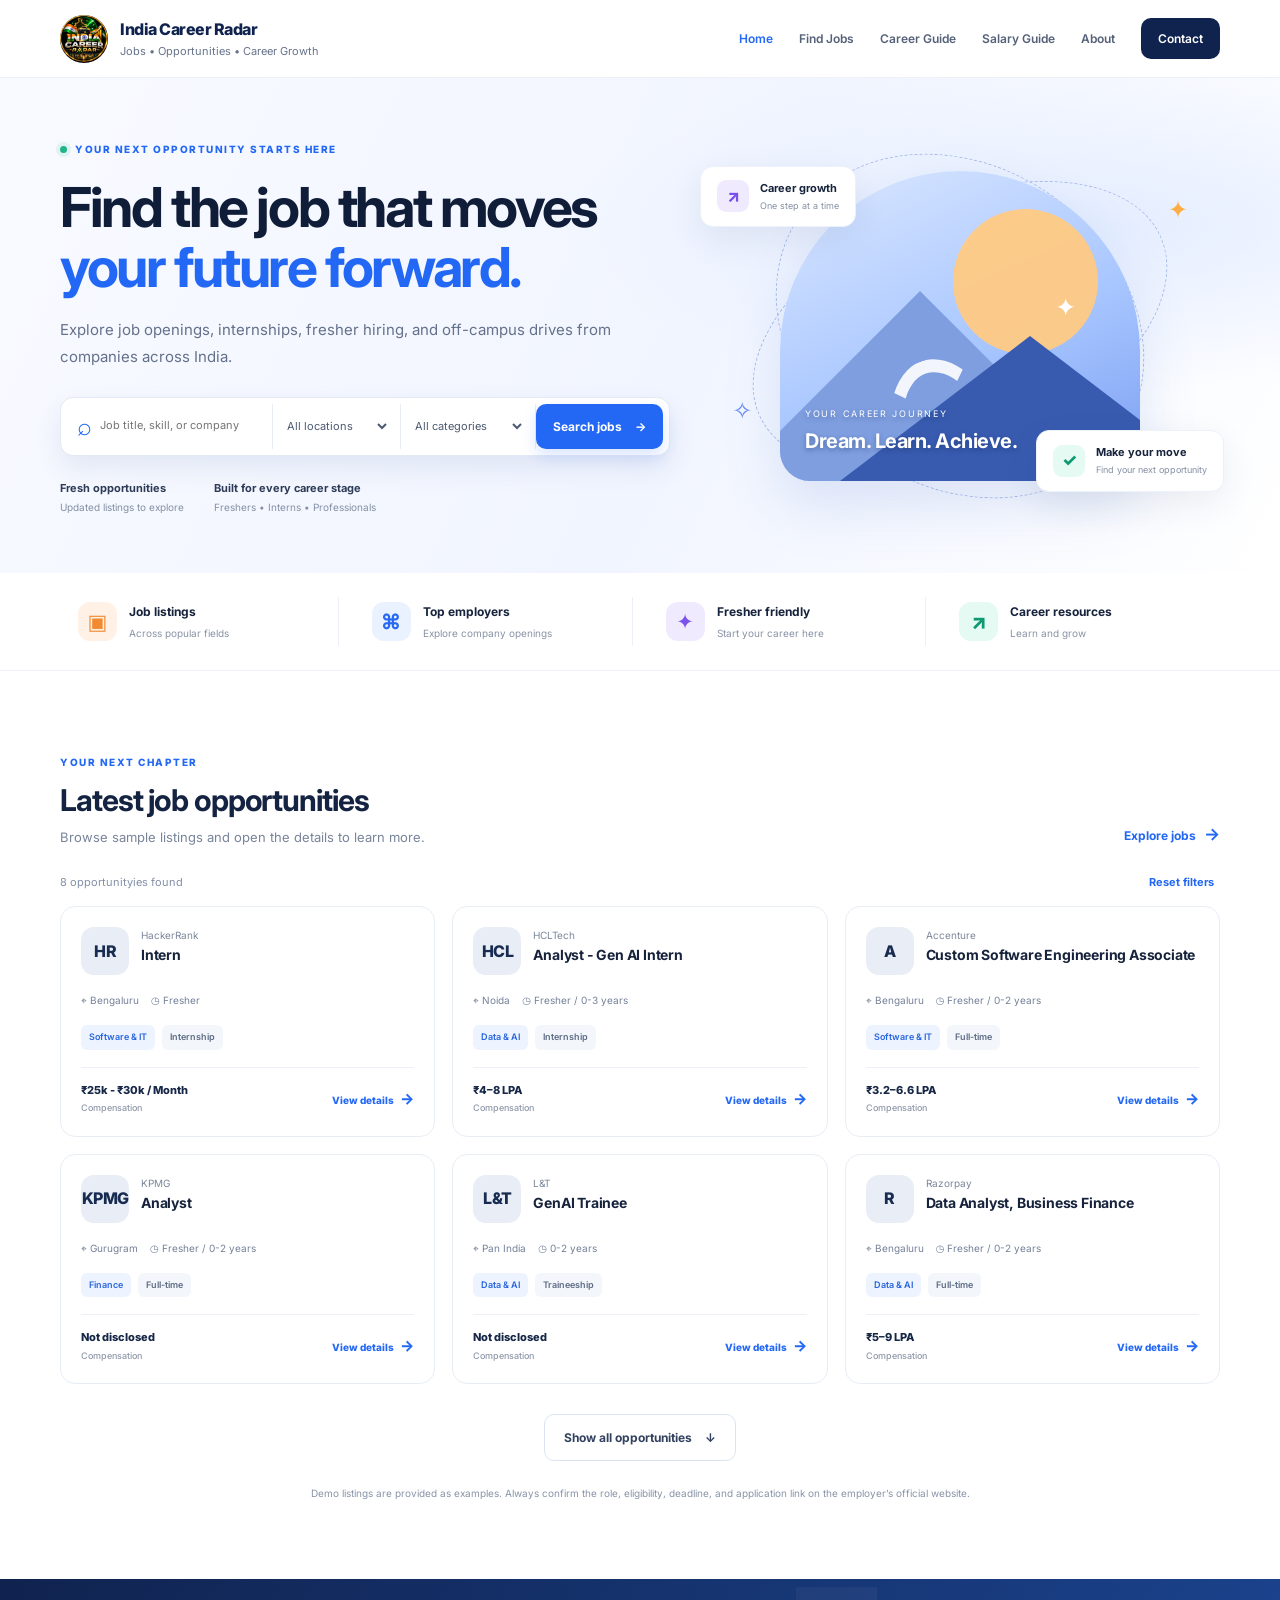
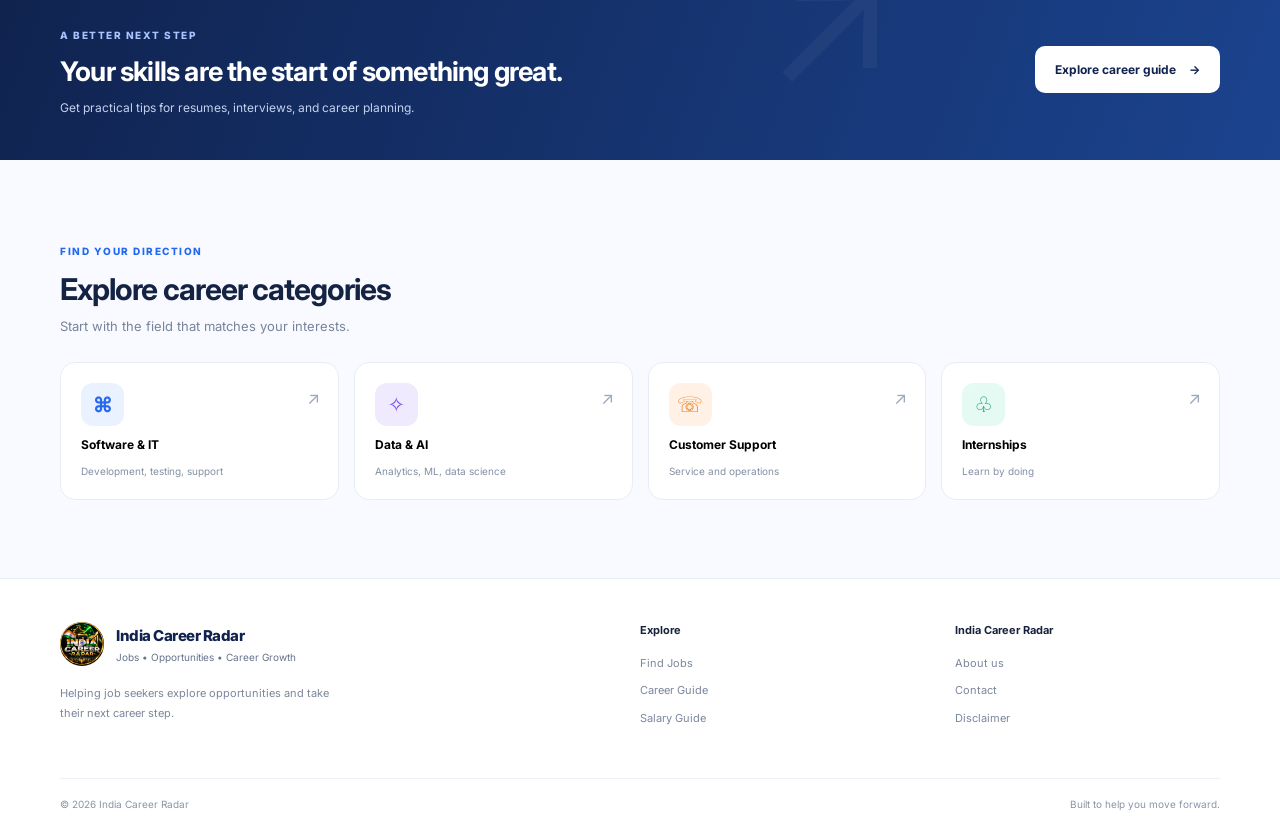
<file: india_career_radar_project/india_career_radar/index.html>
<!doctype html>
<html lang="en">
  <head>
    <meta charset="UTF-8" />
    <meta name="viewport" content="width=device-width, initial-scale=1.0" />
    <meta
      name="description"
      content="India Career Radar helps you discover jobs, internships, off-campus drives, and career resources across India."
    />
    <title>India Career Radar | Jobs & Career Opportunities</title>
    <link rel="preconnect" href="https://fonts.googleapis.com" />
    <link
      href="https://fonts.googleapis.com/css2?family=Inter:wght@400;500;600;700;800&display=swap"
      rel="stylesheet"
    />
    <link rel="stylesheet" href="style.css" />
    <script src="script.js" defer></script>
  </head>
  <body>
    <header class="site-header">
      <div class="container nav-wrap">
        <a class="brand" href="index.html" aria-label="India Career Radar home">
          <img
            src="logo.png"
            alt="India Career Radar Logo"
            class="brand-logo"
          />
          <span class="brand-copy"
            ><strong>India Career Radar</strong
            ><small>Jobs • Opportunities • Career Growth</small></span
          >
        </a>
        <button
          class="menu-toggle"
          id="menuToggle"
          aria-label="Toggle navigation"
          aria-expanded="false"
        >
          ☰
        </button>
        <nav class="main-nav" id="mainNav">
          <a class="active" href="index.html">Home</a>
          <a href="#jobs">Find Jobs</a>
          <a href="career-guide.html">Career Guide</a>
          <a href="salary-guide.html">Salary Guide</a>
          <a href="about.html">About</a>
          <a class="nav-cta" href="contact.html">Contact</a>
        </nav>
      </div>
    </header>

    <main>
      <section class="hero">
        <div class="container hero-grid">
          <div class="hero-copy">
            <span class="eyebrow"
              ><span class="live-dot"></span> YOUR NEXT OPPORTUNITY STARTS
              HERE</span
            >
            <h1>Find the job that moves <span>your future forward.</span></h1>
            <p>
              Explore job openings, internships, fresher hiring, and off-campus
              drives from companies across India.
            </p>
            <form id="searchForm" class="search-panel">
              <label class="search-field">
                <span aria-hidden="true">⌕</span>
                <input
                  id="keywordInput"
                  type="search"
                  placeholder="Job title, skill, or company"
                  aria-label="Search jobs"
                />
              </label>
              <label class="select-field">
                <span class="sr-only">Location</span>
                <select id="locationFilter" aria-label="Filter by location">
                  <option value="">All locations</option>
                  <option>Hyderabad</option>
                  <option>Bengaluru</option>
                  <option>Chennai</option>
                  <option>Pune</option>
                  <option>Mumbai</option>
                  <option>Noida</option>
                  <option>Gurugram</option>
                  <option>Remote</option>
                  <option>Pan India</option>
                </select>
              </label>
              <label class="select-field">
                <span class="sr-only">Category</span>
                <select id="categoryFilter" aria-label="Filter by category">
                  <option value="">All categories</option>
                  <option>Software & IT</option>
                  <option>Data & AI</option>
                  <option>Customer Support</option>
                  <option>Sales & Marketing</option>
                  <option>Internship</option>
                  <option>Finance</option>
                </select>
              </label>
              <button class="btn btn-primary search-btn" type="submit">
                Search jobs <span>→</span>
              </button>
            </form>
            <div class="hero-trust">
              <div>
                <strong>Fresh opportunities</strong
                ><small>Updated listings to explore</small>
              </div>
              <div>
                <strong>Built for every career stage</strong
                ><small>Freshers • Interns • Professionals</small>
              </div>
            </div>
          </div>
          <div class="hero-art" aria-label="Career growth illustration">
            <div class="art-orbit orbit-one"></div>
            <div class="art-orbit orbit-two"></div>
            <div class="art-card art-card-top">
              <span class="mini-icon purple">↗</span>
              <div>
                <strong>Career growth</strong><small>One step at a time</small>
              </div>
            </div>
            <div class="art-main">
              <div class="art-sun"></div>
              <div class="art-mountain mountain-back"></div>
              <div class="art-mountain mountain-front"></div>
              <div class="art-path"></div>
              <div class="art-flag">✦</div>
              <div class="art-caption">
                <small>YOUR CAREER JOURNEY</small
                ><strong>Dream. Learn. Achieve.</strong>
              </div>
            </div>
            <div class="art-card art-card-bottom">
              <span class="mini-icon green">✓</span>
              <div>
                <strong>Make your move</strong
                ><small>Find your next opportunity</small>
              </div>
            </div>
            <div class="floating-star star-one">✦</div>
            <div class="floating-star star-two">✧</div>
          </div>
        </div>
      </section>

      <section class="stats-section">
        <div class="container stats-grid">
          <div class="stat-item">
            <span class="stat-icon orange">▣</span>
            <div>
              <strong>Job listings</strong><small>Across popular fields</small>
            </div>
          </div>
          <div class="stat-item">
            <span class="stat-icon blue">⌘</span>
            <div>
              <strong>Top employers</strong
              ><small>Explore company openings</small>
            </div>
          </div>
          <div class="stat-item">
            <span class="stat-icon violet">✦</span>
            <div>
              <strong>Fresher friendly</strong
              ><small>Start your career here</small>
            </div>
          </div>
          <div class="stat-item">
            <span class="stat-icon green">↗</span>
            <div>
              <strong>Career resources</strong><small>Learn and grow</small>
            </div>
          </div>
        </div>
      </section>

      <section class="section" id="jobs">
        <div class="container">
          <div class="section-heading">
            <div>
              <span class="eyebrow">YOUR NEXT CHAPTER</span>
              <h2>Latest job opportunities</h2>
              <p>Browse sample listings and open the details to learn more.</p>
            </div>
            <a class="text-link" href="#jobs">Explore jobs <span>→</span></a>
          </div>
          <div class="results-row">
            <span id="resultsCount">Loading opportunities…</span
            ><button class="reset-btn" id="resetFilters" type="button">
              Reset filters
            </button>
          </div>
          <div class="jobs-grid" id="jobsContainer" aria-live="polite"></div>
          <div class="empty-state hidden" id="emptyState">
            <span>⌕</span>
            <h3>No matching jobs found</h3>
            <p>Try another keyword, location, or category.</p>
            <button class="btn btn-outline" id="emptyReset" type="button">
              Clear filters
            </button>
          </div>
          <div class="center-action">
            <button class="btn btn-outline" id="showMoreBtn" type="button">
              Show all opportunities <span>↓</span>
            </button>
          </div>
          <p class="disclaimer">
            Demo listings are provided as examples. Always confirm the role,
            eligibility, deadline, and application link on the employer’s
            official website.
          </p>
        </div>
      </section>

      <section class="career-banner">
        <div class="container banner-inner">
          <div>
            <span class="eyebrow light-eyebrow">A BETTER NEXT STEP</span>
            <h2>Your skills are the start of something great.</h2>
            <p>
              Get practical tips for resumes, interviews, and career planning.
            </p>
          </div>
          <a class="btn btn-light" href="career-guide.html"
            >Explore career guide <span>→</span></a
          >
          <div class="banner-decoration">↗</div>
        </div>
      </section>

      <section class="section categories-section">
        <div class="container">
          <div class="section-heading">
            <div>
              <span class="eyebrow">FIND YOUR DIRECTION</span>
              <h2>Explore career categories</h2>
              <p>Start with the field that matches your interests.</p>
            </div>
          </div>
          <div class="category-grid">
            <button class="category-card" data-category="Software & IT">
              <span class="category-icon blue-bg">⌘</span
              ><strong>Software & IT</strong
              ><small>Development, testing, support</small
              ><span class="category-arrow">↗</span>
            </button>
            <button class="category-card" data-category="Data & AI">
              <span class="category-icon purple-bg">✧</span
              ><strong>Data & AI</strong
              ><small>Analytics, ML, data science</small
              ><span class="category-arrow">↗</span>
            </button>
            <button class="category-card" data-category="Customer Support">
              <span class="category-icon orange-bg">☏</span
              ><strong>Customer Support</strong
              ><small>Service and operations</small
              ><span class="category-arrow">↗</span>
            </button>
            <button class="category-card" data-category="Internship">
              <span class="category-icon green-bg">♧</span
              ><strong>Internships</strong><small>Learn by doing</small
              ><span class="category-arrow">↗</span>
            </button>
          </div>
        </div>
      </section>
    </main>

    <footer class="site-footer">
      <div class="container footer-main">
        <div class="footer-brand">
          <a class="brand brand-footer" href="index.html"
            ><img
              src="logo.png"
              alt="India Career Radar Logo"
              class="brand-logo"
            /><span class="brand-copy"
              ><strong>India Career Radar</strong
              ><small>Jobs • Opportunities • Career Growth</small></span
            ></a
          >
          <p>
            Helping job seekers explore opportunities and take their next career
            step.
          </p>
        </div>
        <div>
          <strong>Explore</strong><a href="#jobs">Find Jobs</a
          ><a href="career-guide.html">Career Guide</a
          ><a href="salary-guide.html">Salary Guide</a>
        </div>
        <div>
          <strong>India Career Radar</strong><a href="about.html">About us</a
          ><a href="contact.html">Contact</a
          ><a href="contact.html#disclaimer">Disclaimer</a>
        </div>
      </div>
      <div class="container footer-bottom">
        <span>© <span id="currentYear"></span> India Career Radar</span
        ><span>Built to help you move forward.</span>
      </div>
    </footer>
  </body>
</html>
</file>
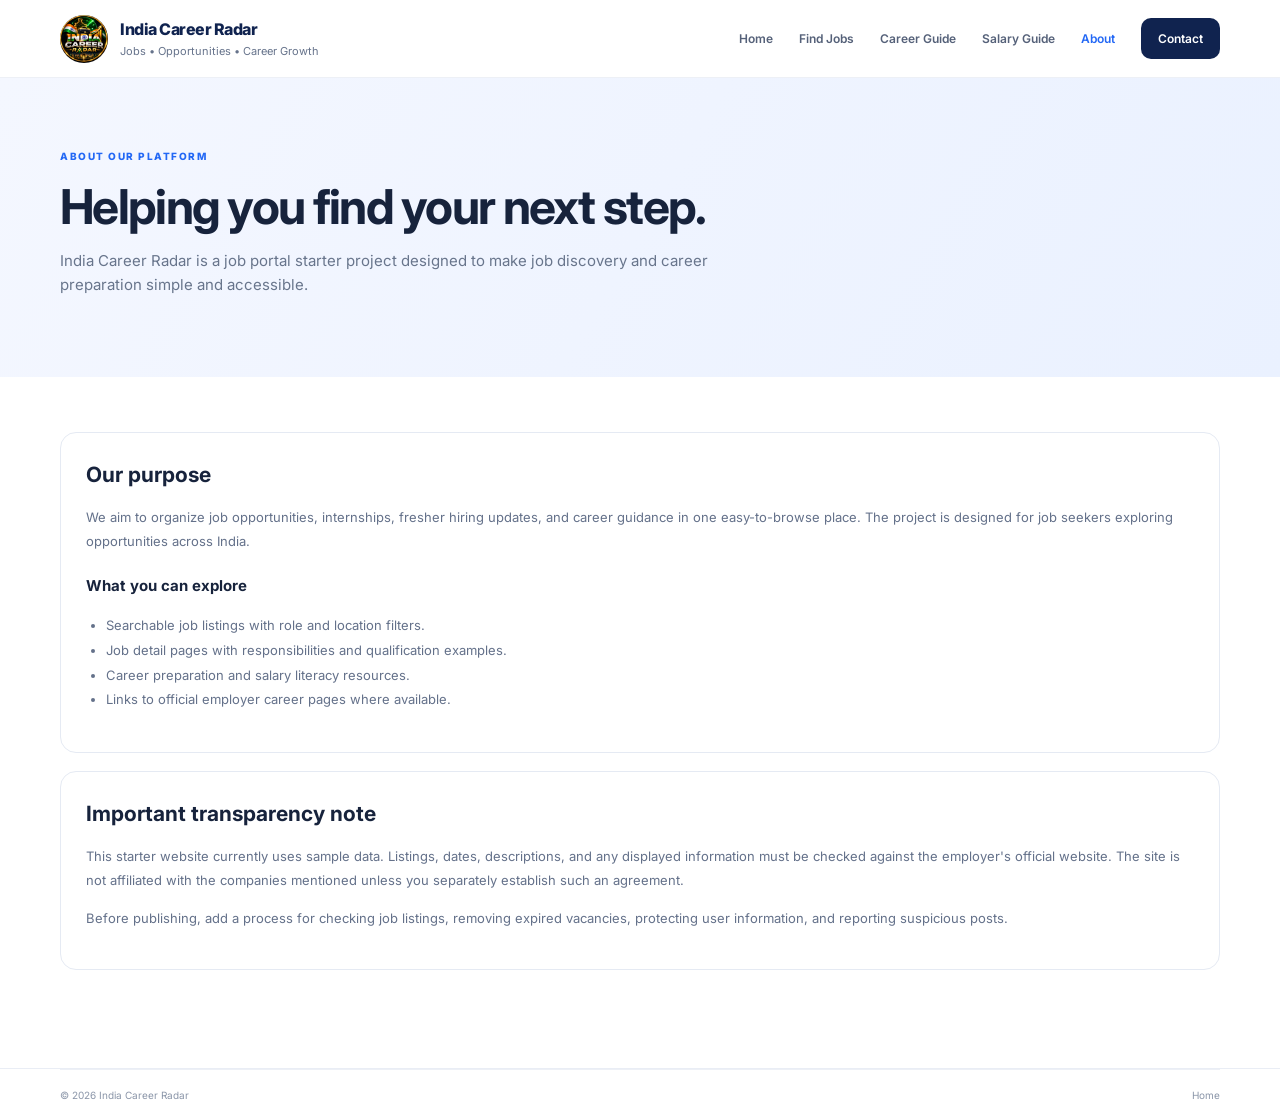
<file: india_career_radar_project/india_career_radar/about.html>
<!doctype html>
<html lang="en">
  <head>
    <meta charset="UTF-8" />
    <meta name="viewport" content="width=device-width, initial-scale=1.0" />
    <title>About | India Career Radar</title>
    <link
      href="https://fonts.googleapis.com/css2?family=Inter:wght@400;500;600;700;800&display=swap"
      rel="stylesheet"
    />
    <link rel="stylesheet" href="style.css" />
    <script src="script.js" defer></script>
  </head>
  <body>
    <header class="site-header">
      <div class="container nav-wrap">
        <a class="brand" href="index.html">
          <img
            src="logo.png"
            alt="India Career Radar Logo"
            class="brand-logo"
          />
          <span class="brand-copy">
            <strong>India Career Radar</strong>
            <small>Jobs • Opportunities • Career Growth</small>
          </span> </a
        ><button
          class="menu-toggle"
          id="menuToggle"
          aria-label="Toggle navigation"
        >
          ☰
        </button>
        <nav class="main-nav" id="mainNav">
          <a href="index.html">Home</a><a href="index.html#jobs">Find Jobs</a
          ><a href="career-guide.html">Career Guide</a
          ><a href="salary-guide.html">Salary Guide</a
          ><a class="active" href="about.html">About</a
          ><a class="nav-cta" href="contact.html">Contact</a>
        </nav>
      </div>
    </header>
    <main>
      <section class="page-hero">
        <div class="container">
          <span class="eyebrow">ABOUT OUR PLATFORM</span>
          <h1>Helping you find your next step.</h1>
          <p>
            India Career Radar is a job portal starter project designed to make
            job discovery and career preparation simple and accessible.
          </p>
        </div>
      </section>
      <section class="content-section">
        <div class="container">
          <article class="content-card">
            <h2>Our purpose</h2>
            <p>
              We aim to organize job opportunities, internships, fresher hiring
              updates, and career guidance in one easy-to-browse place. The
              project is designed for job seekers exploring opportunities across
              India.
            </p>
            <h3>What you can explore</h3>
            <ul>
              <li>Searchable job listings with role and location filters.</li>
              <li>
                Job detail pages with responsibilities and qualification
                examples.
              </li>
              <li>Career preparation and salary literacy resources.</li>
              <li>Links to official employer career pages where available.</li>
            </ul>
          </article>
          <article class="content-card">
            <h2>Important transparency note</h2>
            <p>
              This starter website currently uses sample data. Listings, dates,
              descriptions, and any displayed information must be checked
              against the employer's official website. The site is not
              affiliated with the companies mentioned unless you separately
              establish such an agreement.
            </p>
            <p>
              Before publishing, add a process for checking job listings,
              removing expired vacancies, protecting user information, and
              reporting suspicious posts.
            </p>
          </article>
        </div>
      </section>
    </main>
    <footer class="site-footer">
      <div class="container footer-bottom">
        <span>© <span id="currentYear"></span> India Career Radar</span
        ><a href="index.html">Home</a>
      </div>
    </footer>
  </body>
</html>
</file>
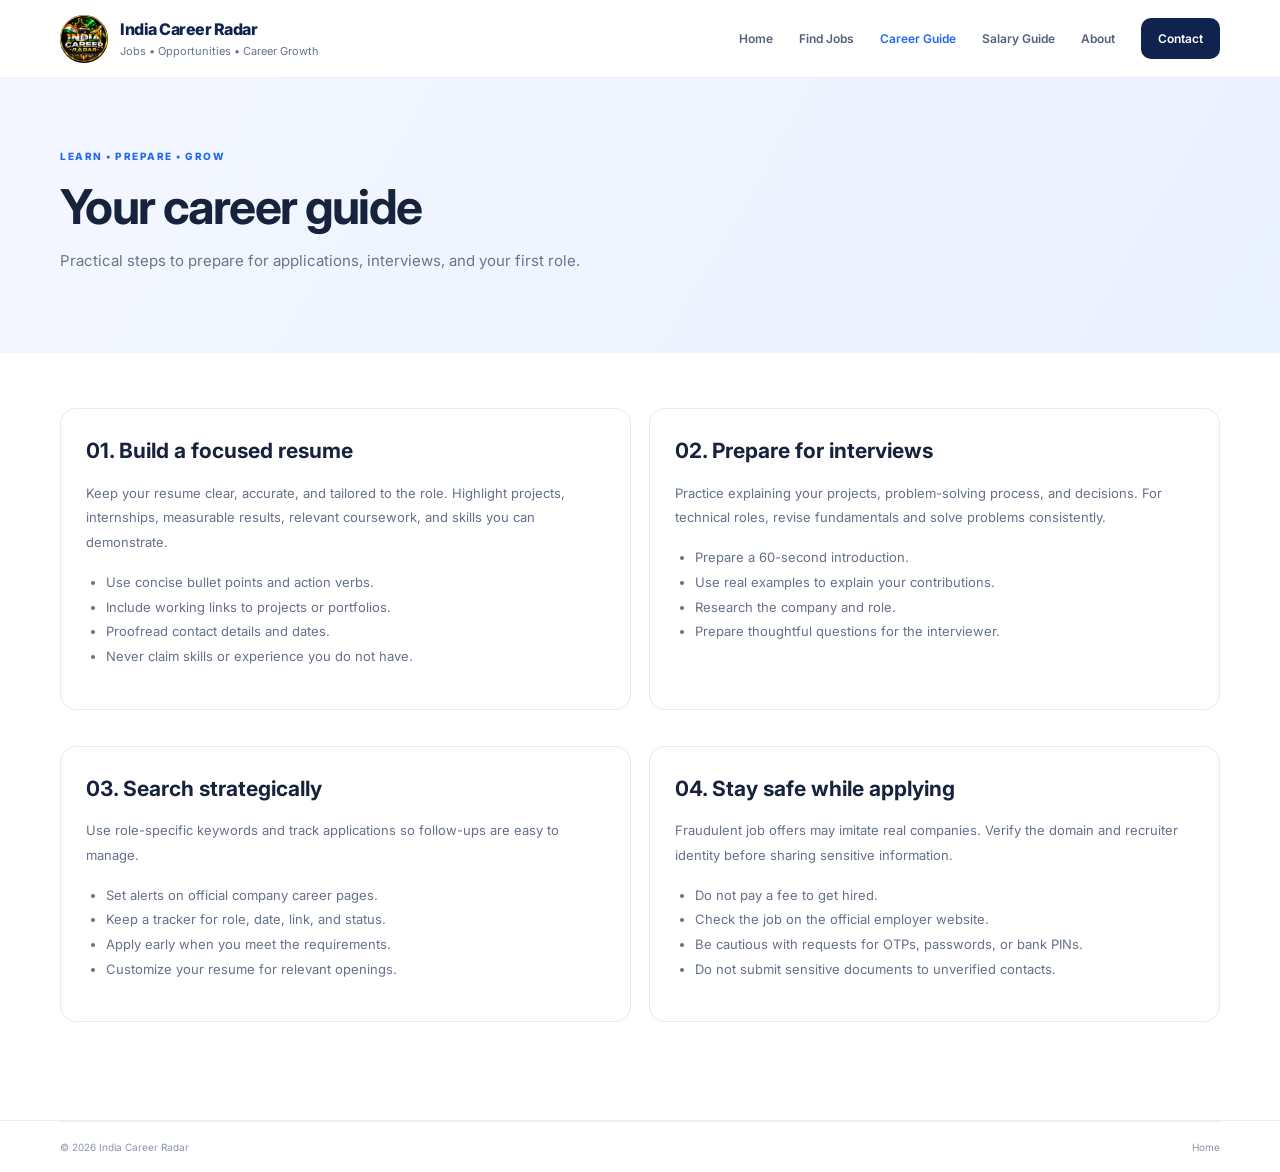
<file: india_career_radar_project/india_career_radar/career-guide.html>
<!doctype html>
<html lang="en">
  <head>
    <meta charset="UTF-8" />
    <meta name="viewport" content="width=device-width, initial-scale=1.0" />
    <title>Career Guide | India Career Radar</title>
    <link
      href="https://fonts.googleapis.com/css2?family=Inter:wght@400;500;600;700;800&display=swap"
      rel="stylesheet"
    />
    <link rel="stylesheet" href="style.css" />
    <script src="script.js" defer></script>
  </head>
  <body>
    <header class="site-header">
      <div class="container nav-wrap">
        <a class="brand" href="index.html">
          <img
            src="logo.png"
            alt="India Career Radar Logo"
            class="brand-logo"
          />
          <span class="brand-copy">
            <strong>India Career Radar</strong>
            <small>Jobs • Opportunities • Career Growth</small>
          </span> </a
        ><button
          class="menu-toggle"
          id="menuToggle"
          aria-label="Toggle navigation"
        >
          ☰
        </button>
        <nav class="main-nav" id="mainNav">
          <a href="index.html">Home</a><a href="index.html#jobs">Find Jobs</a
          ><a class="active" href="career-guide.html">Career Guide</a
          ><a href="salary-guide.html">Salary Guide</a
          ><a href="about.html">About</a
          ><a class="nav-cta" href="contact.html">Contact</a>
        </nav>
      </div>
    </header>
    <main>
      <section class="page-hero">
        <div class="container">
          <span class="eyebrow">LEARN • PREPARE • GROW</span>
          <h1>Your career guide</h1>
          <p>
            Practical steps to prepare for applications, interviews, and your
            first role.
          </p>
        </div>
      </section>
      <section class="content-section">
        <div class="container guide-grid">
          <article class="content-card">
            <h2>01. Build a focused resume</h2>
            <p>
              Keep your resume clear, accurate, and tailored to the role.
              Highlight projects, internships, measurable results, relevant
              coursework, and skills you can demonstrate.
            </p>
            <ul>
              <li>Use concise bullet points and action verbs.</li>
              <li>Include working links to projects or portfolios.</li>
              <li>Proofread contact details and dates.</li>
              <li>Never claim skills or experience you do not have.</li>
            </ul>
          </article>
          <article class="content-card">
            <h2>02. Prepare for interviews</h2>
            <p>
              Practice explaining your projects, problem-solving process, and
              decisions. For technical roles, revise fundamentals and solve
              problems consistently.
            </p>
            <ul>
              <li>Prepare a 60-second introduction.</li>
              <li>Use real examples to explain your contributions.</li>
              <li>Research the company and role.</li>
              <li>Prepare thoughtful questions for the interviewer.</li>
            </ul>
          </article>
          <article class="content-card">
            <h2>03. Search strategically</h2>
            <p>
              Use role-specific keywords and track applications so follow-ups
              are easy to manage.
            </p>
            <ul>
              <li>Set alerts on official company career pages.</li>
              <li>Keep a tracker for role, date, link, and status.</li>
              <li>Apply early when you meet the requirements.</li>
              <li>Customize your resume for relevant openings.</li>
            </ul>
          </article>
          <article class="content-card">
            <h2>04. Stay safe while applying</h2>
            <p>
              Fraudulent job offers may imitate real companies. Verify the
              domain and recruiter identity before sharing sensitive
              information.
            </p>
            <ul>
              <li>Do not pay a fee to get hired.</li>
              <li>Check the job on the official employer website.</li>
              <li>
                Be cautious with requests for OTPs, passwords, or bank PINs.
              </li>
              <li>Do not submit sensitive documents to unverified contacts.</li>
            </ul>
          </article>
        </div>
      </section>
    </main>
    <footer class="site-footer">
      <div class="container footer-bottom">
        <span>© <span id="currentYear"></span> India Career Radar</span
        ><a href="index.html">Home</a>
      </div>
    </footer>
  </body>
</html>
</file>
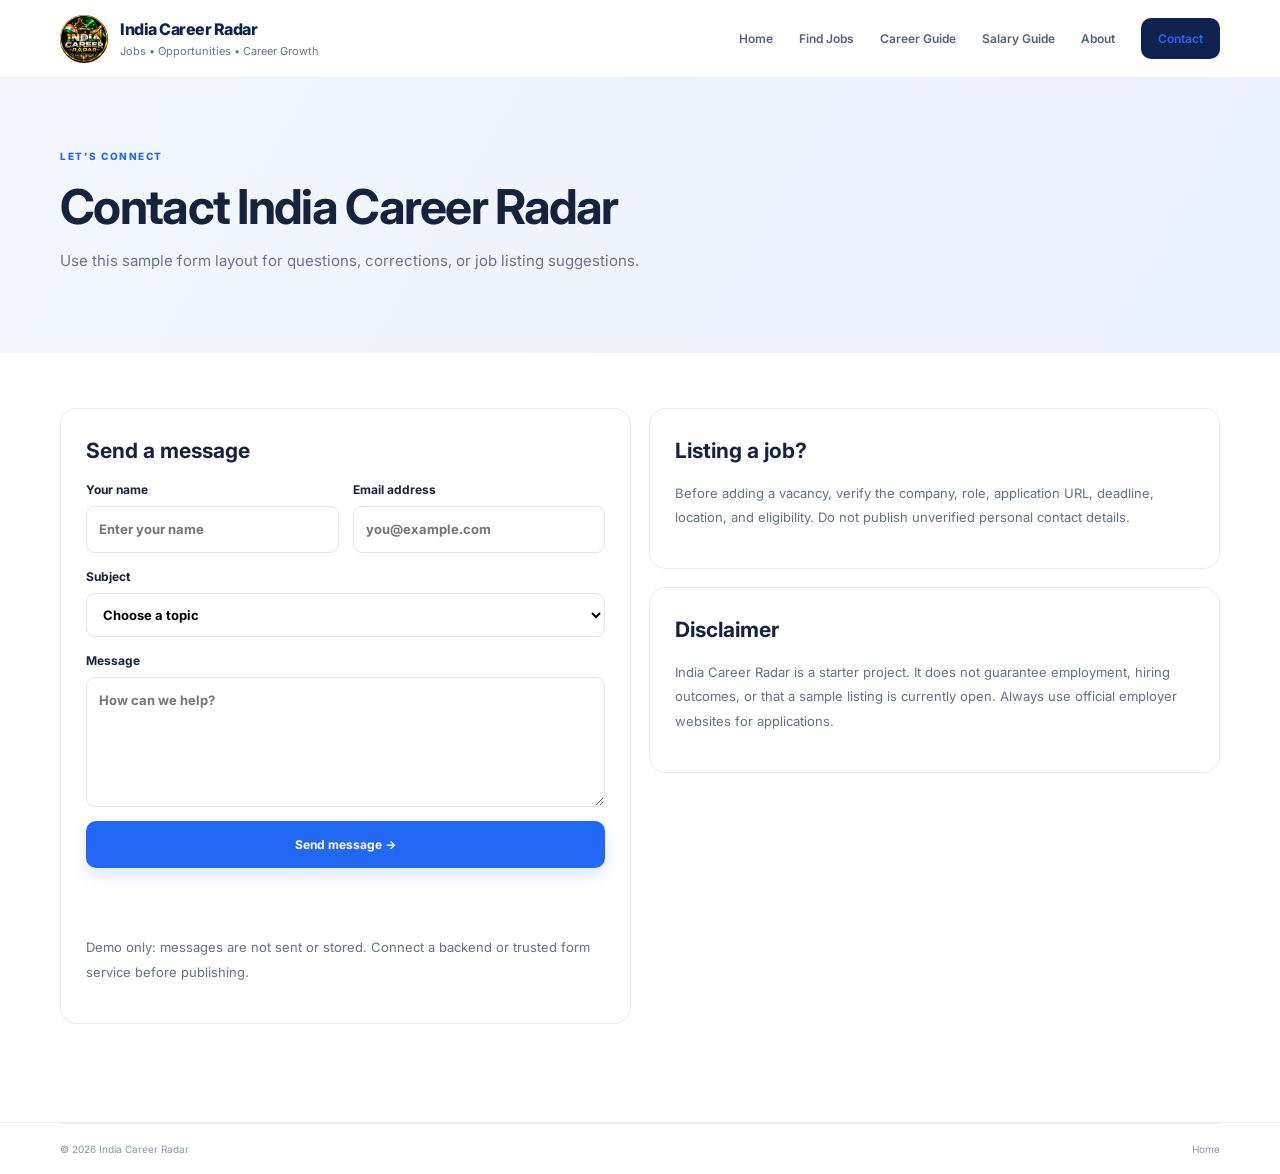
<file: india_career_radar_project/india_career_radar/contact.html>
<!doctype html>
<html lang="en">
  <head>
    <meta charset="UTF-8" />
    <meta name="viewport" content="width=device-width, initial-scale=1.0" />
    <title>Contact | India Career Radar</title>
    <link
      href="https://fonts.googleapis.com/css2?family=Inter:wght@400;500;600;700;800&display=swap"
      rel="stylesheet"
    />
    <link rel="stylesheet" href="style.css" />
    <script src="script.js" defer></script>
  </head>
  <body>
    <header class="site-header">
      <div class="container nav-wrap">
        <a class="brand" href="index.html">
          <img
            src="logo.png"
            alt="India Career Radar Logo"
            class="brand-logo"
          />
          <span class="brand-copy">
            <strong>India Career Radar</strong>
            <small>Jobs • Opportunities • Career Growth</small>
          </span> </a
        ><button
          class="menu-toggle"
          id="menuToggle"
          aria-label="Toggle navigation"
        >
          ☰
        </button>
        <nav class="main-nav" id="mainNav">
          <a href="index.html">Home</a><a href="index.html#jobs">Find Jobs</a
          ><a href="career-guide.html">Career Guide</a
          ><a href="salary-guide.html">Salary Guide</a
          ><a href="about.html">About</a
          ><a class="nav-cta active" href="contact.html">Contact</a>
        </nav>
      </div>
    </header>
    <main>
      <section class="page-hero">
        <div class="container">
          <span class="eyebrow">LET'S CONNECT</span>
          <h1>Contact India Career Radar</h1>
          <p>
            Use this sample form layout for questions, corrections, or job
            listing suggestions.
          </p>
        </div>
      </section>
      <section class="content-section">
        <div class="container guide-grid">
          <div class="content-card">
            <h2>Send a message</h2>
            <form id="contactForm" class="contact-form">
              <div class="form-row">
                <label
                  >Your name<input
                    name="name"
                    required
                    placeholder="Enter your name" /></label
                ><label
                  >Email address<input
                    name="email"
                    type="email"
                    required
                    placeholder="you@example.com"
                /></label>
              </div>
              <label
                >Subject<select name="subject" required>
                  <option value="">Choose a topic</option>
                  <option>Job listing correction</option>
                  <option>Suggest an opportunity</option>
                  <option>General question</option>
                  <option>Report suspicious listing</option>
                </select></label
              ><label
                >Message<textarea
                  name="message"
                  rows="5"
                  required
                  placeholder="How can we help?"
                ></textarea></label
              ><button class="btn btn-primary" type="submit">
                Send message →
              </button>
              <p id="contactMessage" class="form-note" aria-live="polite"></p>
              <p class="form-note">
                Demo only: messages are not sent or stored. Connect a backend or
                trusted form service before publishing.
              </p>
            </form>
          </div>
          <div>
            <article class="content-card">
              <h2>Listing a job?</h2>
              <p>
                Before adding a vacancy, verify the company, role, application
                URL, deadline, location, and eligibility. Do not publish
                unverified personal contact details.
              </p>
            </article>
            <article class="content-card" id="disclaimer">
              <h2>Disclaimer</h2>
              <p>
                India Career Radar is a starter project. It does not guarantee
                employment, hiring outcomes, or that a sample listing is
                currently open. Always use official employer websites for
                applications.
              </p>
            </article>
          </div>
        </div>
      </section>
    </main>
    <footer class="site-footer">
      <div class="container footer-bottom">
        <span>© <span id="currentYear"></span> India Career Radar</span
        ><a href="index.html">Home</a>
      </div>
    </footer>
  </body>
</html>
</file>
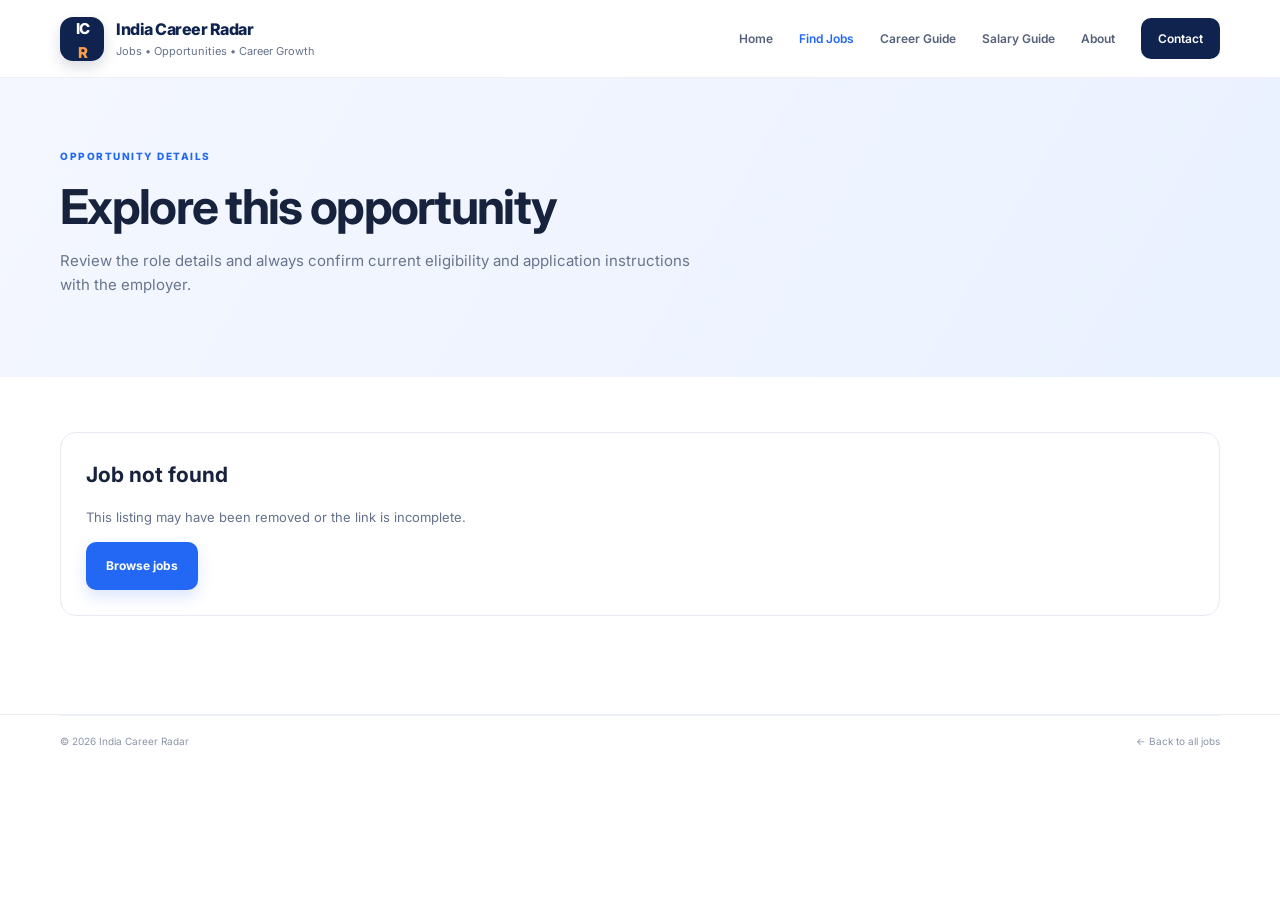
<file: india_career_radar_project/india_career_radar/job.html>
<!DOCTYPE html>
<html lang="en"><head><meta charset="UTF-8"><meta name="viewport" content="width=device-width, initial-scale=1.0"><title>Job Details | India Career Radar</title><link rel="preconnect" href="https://fonts.googleapis.com"><link href="https://fonts.googleapis.com/css2?family=Inter:wght@400;500;600;700;800&display=swap" rel="stylesheet"><link rel="stylesheet" href="style.css"><script src="script.js" defer></script></head>
<body><header class="site-header"><div class="container nav-wrap"><a class="brand" href="index.html"><span class="brand-mark">IC<span>R</span></span><span class="brand-copy"><strong>India Career Radar</strong><small>Jobs • Opportunities • Career Growth</small></span></a><button class="menu-toggle" id="menuToggle" aria-label="Toggle navigation">☰</button><nav class="main-nav" id="mainNav"><a href="index.html">Home</a><a class="active" href="index.html#jobs">Find Jobs</a><a href="career-guide.html">Career Guide</a><a href="salary-guide.html">Salary Guide</a><a href="about.html">About</a><a class="nav-cta" href="contact.html">Contact</a></nav></div></header>
<main><section class="page-hero"><div class="container"><span class="eyebrow">OPPORTUNITY DETAILS</span><h1>Explore this opportunity</h1><p>Review the role details and always confirm current eligibility and application instructions with the employer.</p></div></section><section class="content-section"><div class="container" id="jobDetail"><div class="content-card">Loading job details…</div></div></section></main>
<footer class="site-footer"><div class="container footer-bottom"><span>© <span id="currentYear"></span> India Career Radar</span><a href="index.html#jobs">← Back to all jobs</a></div></footer></body></html>
</file>
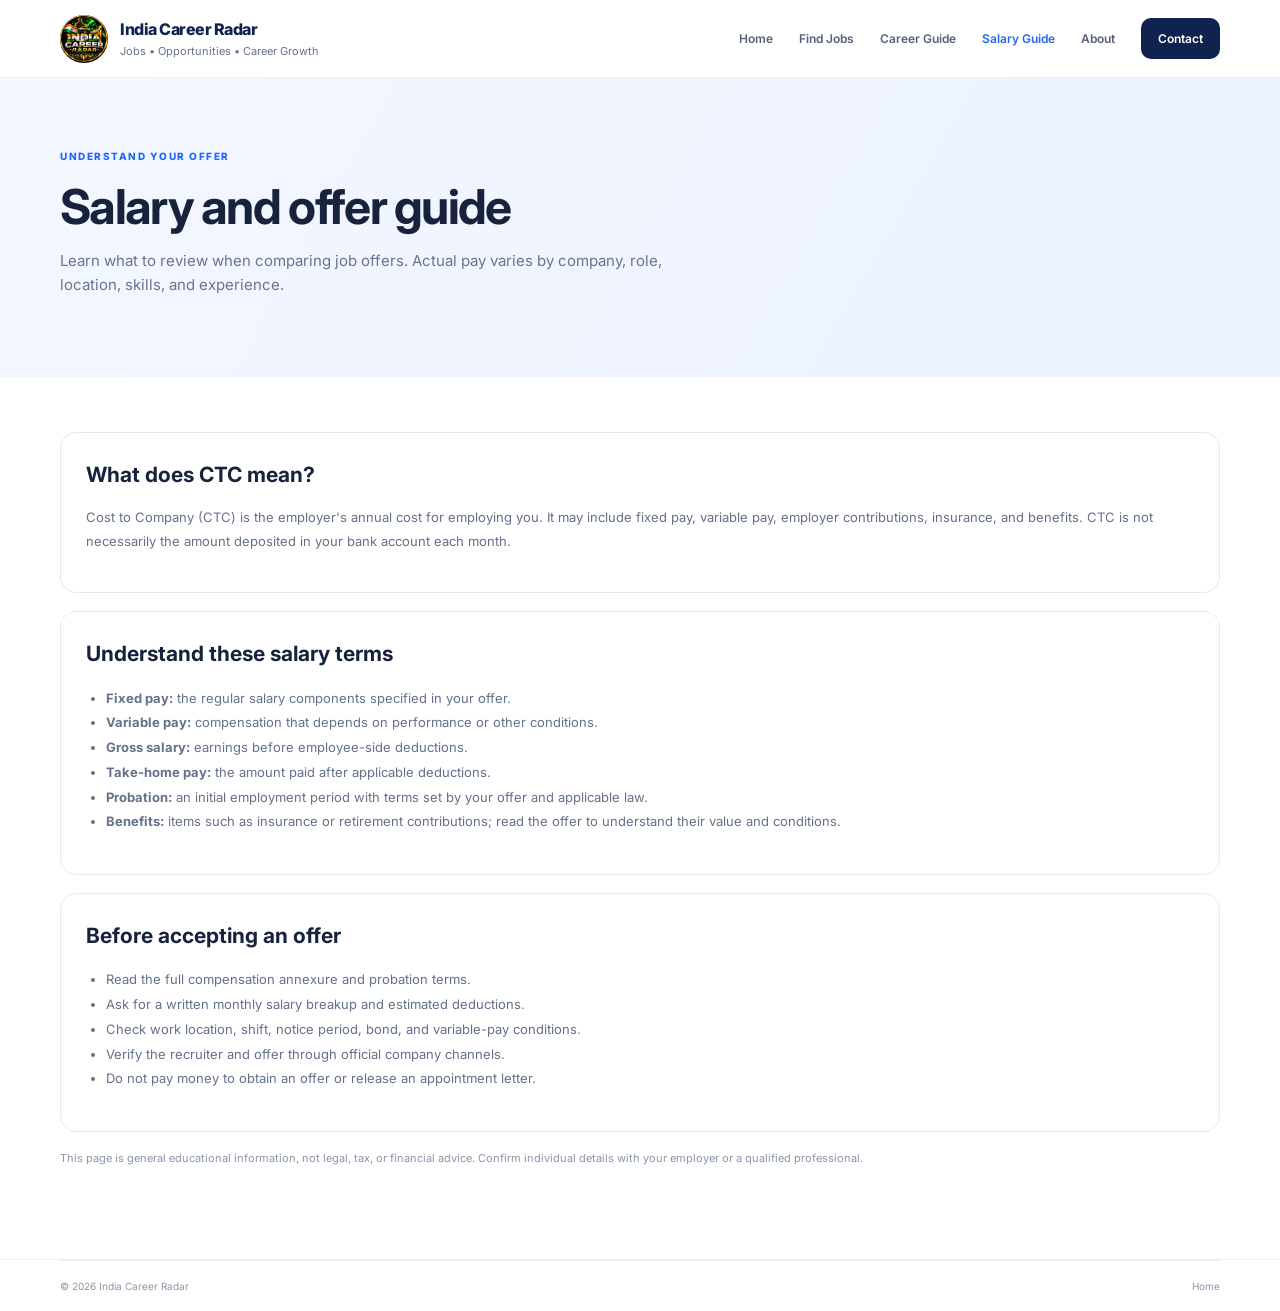
<file: india_career_radar_project/india_career_radar/salary-guide.html>
<!doctype html>
<html lang="en">
  <head>
    <meta charset="UTF-8" />
    <meta name="viewport" content="width=device-width, initial-scale=1.0" />
    <title>Salary Guide | India Career Radar</title>
    <link
      href="https://fonts.googleapis.com/css2?family=Inter:wght@400;500;600;700;800&display=swap"
      rel="stylesheet"
    />
    <link rel="stylesheet" href="style.css" />
    <script src="script.js" defer></script>
  </head>
  <body>
    <header class="site-header">
      <div class="container nav-wrap">
        <a class="brand" href="index.html">
          <img
            src="logo.png"
            alt="India Career Radar Logo"
            class="brand-logo"
          />
          <span class="brand-copy">
            <strong>India Career Radar</strong>
            <small>Jobs • Opportunities • Career Growth</small>
          </span> </a
        ><button
          class="menu-toggle"
          id="menuToggle"
          aria-label="Toggle navigation"
        >
          ☰
        </button>
        <nav class="main-nav" id="mainNav">
          <a href="index.html">Home</a><a href="index.html#jobs">Find Jobs</a
          ><a href="career-guide.html">Career Guide</a
          ><a class="active" href="salary-guide.html">Salary Guide</a
          ><a href="about.html">About</a
          ><a class="nav-cta" href="contact.html">Contact</a>
        </nav>
      </div>
    </header>
    <main>
      <section class="page-hero">
        <div class="container">
          <span class="eyebrow">UNDERSTAND YOUR OFFER</span>
          <h1>Salary and offer guide</h1>
          <p>
            Learn what to review when comparing job offers. Actual pay varies by
            company, role, location, skills, and experience.
          </p>
        </div>
      </section>
      <section class="content-section">
        <div class="container">
          <article class="content-card">
            <h2>What does CTC mean?</h2>
            <p>
              Cost to Company (CTC) is the employer's annual cost for employing
              you. It may include fixed pay, variable pay, employer
              contributions, insurance, and benefits. CTC is not necessarily the
              amount deposited in your bank account each month.
            </p>
          </article>
          <article class="content-card">
            <h2>Understand these salary terms</h2>
            <ul>
              <li>
                <strong>Fixed pay:</strong> the regular salary components
                specified in your offer.
              </li>
              <li>
                <strong>Variable pay:</strong> compensation that depends on
                performance or other conditions.
              </li>
              <li>
                <strong>Gross salary:</strong> earnings before employee-side
                deductions.
              </li>
              <li>
                <strong>Take-home pay:</strong> the amount paid after applicable
                deductions.
              </li>
              <li>
                <strong>Probation:</strong> an initial employment period with
                terms set by your offer and applicable law.
              </li>
              <li>
                <strong>Benefits:</strong> items such as insurance or retirement
                contributions; read the offer to understand their value and
                conditions.
              </li>
            </ul>
          </article>
          <article class="content-card">
            <h2>Before accepting an offer</h2>
            <ul>
              <li>Read the full compensation annexure and probation terms.</li>
              <li>
                Ask for a written monthly salary breakup and estimated
                deductions.
              </li>
              <li>
                Check work location, shift, notice period, bond, and
                variable-pay conditions.
              </li>
              <li>
                Verify the recruiter and offer through official company
                channels.
              </li>
              <li>
                Do not pay money to obtain an offer or release an appointment
                letter.
              </li>
            </ul>
          </article>
          <p class="form-note">
            This page is general educational information, not legal, tax, or
            financial advice. Confirm individual details with your employer or a
            qualified professional.
          </p>
        </div>
      </section>
    </main>
    <footer class="site-footer">
      <div class="container footer-bottom">
        <span>© <span id="currentYear"></span> India Career Radar</span
        ><a href="index.html">Home</a>
      </div>
    </footer>
  </body>
</html>
</file>
<file: india_career_radar_project/india_career_radar/style.css>
/* India Career Radar — responsive starter styles */
:root {
  --navy: #10234f;
  --blue: #2368f5;
  --blue-dark: #1552d7;
  --ink: #17233c;
  --muted: #66738b;
  --line: #e5eaf3;
  --surface: #fff;
  --bg: #f6f8fc;
  --green: #0b9b75;
  --radius: 18px;
  --shadow: 0 12px 35px rgba(26, 48, 91, 0.08);
}
* {
  box-sizing: border-box;
}
html {
  scroll-behavior: smooth;
  scroll-padding-top: 90px;
}
body {
  margin: 0;
  background: #fff;
  color: var(--ink);
  font-family:
    Inter,
    system-ui,
    -apple-system,
    BlinkMacSystemFont,
    "Segoe UI",
    sans-serif;
  font-size: 15px;
  line-height: 1.6;
}
a {
  color: inherit;
  text-decoration: none;
}
button,
input,
select,
textarea {
  font: inherit;
}
button,
a,
select {
  -webkit-tap-highlight-color: transparent;
}
button {
  cursor: pointer;
}
.container {
  width: min(1160px, calc(100% - 40px));
  margin: 0 auto;
}
.site-header {
  height: 78px;
  background: rgba(255, 255, 255, 0.95);
  border-bottom: 1px solid #edf0f6;
  position: sticky;
  top: 0;
  z-index: 50;
  -webkit-backdrop-filter: blur(12px);
  backdrop-filter: blur(12px);
}
.nav-wrap {
  height: 100%;
  display: flex;
  align-items: center;
  justify-content: space-between;
  gap: 24px;
}
.brand {
  display: flex;
  align-items: center;
  gap: 11px;
  min-width: max-content;
}
.brand-mark {
  width: 44px;
  height: 44px;
  border-radius: 13px;
  background: var(--navy);
  color: #fff;
  display: grid;
  place-items: center;
  font-weight: 800;
  font-size: 15px;
  letter-spacing: -1px;
  box-shadow: 0 6px 14px #10234f28;
}
.brand-mark span {
  color: #ff9f43;
}
.brand-copy {
  display: flex;
  flex-direction: column;
  line-height: 1.3;
}
.brand-copy strong {
  font-size: 16px;
  letter-spacing: -0.5px;
  color: var(--navy);
}
.brand-copy small {
  font-size: 10px;
  color: var(--muted);
  margin-top: 4px;
}
.main-nav {
  display: flex;
  align-items: center;
  gap: 26px;
}
.main-nav > a {
  font-size: 12px;
  font-weight: 600;
  color: #556179;
  transition: 0.2s;
}
.main-nav > a:hover,
.main-nav > a.active {
  color: var(--blue);
}
.main-nav .nav-cta {
  background: var(--navy);
  color: #fff;
  padding: 11px 17px;
  border-radius: 10px;
}
.menu-toggle {
  display: none;
  border: 1px solid var(--line);
  background: #fff;
  border-radius: 9px;
  padding: 8px 12px;
  color: var(--navy);
}
.hero {
  background:
    radial-gradient(ellipse at 85% 30%, #e4edff 0, transparent 34%),
    linear-gradient(115deg, #f8faff 0%, #f1f5ff 55%, #fff 100%);
  overflow: hidden;
}
.hero-grid {
  min-height: 495px;
  display: grid;
  grid-template-columns: 1.08fr 0.92fr;
  align-items: center;
  gap: 30px;
  padding-top: 38px;
  padding-bottom: 38px;
}
.hero-copy {
  position: relative;
  z-index: 2;
}
.eyebrow {
  display: inline-flex;
  align-items: center;
  gap: 8px;
  color: var(--blue);
  font-size: 10px;
  font-weight: 800;
  letter-spacing: 1.5px;
}
.live-dot {
  width: 7px;
  height: 7px;
  background: #20b486;
  border-radius: 50%;
  box-shadow: 0 0 0 4px #20b4861a;
}
.hero h1 {
  max-width: 650px;
  font-size: clamp(36px, 4.3vw, 56px);
  line-height: 1.1;
  letter-spacing: -2.4px;
  margin: 17px 0 18px;
  color: #101d39;
}
.hero h1 span {
  color: var(--blue);
}
.hero-copy > p {
  max-width: 560px;
  font-size: 15px;
  line-height: 1.8;
  color: #64718a;
  margin: 0 0 27px;
}
.search-panel {
  display: grid;
  grid-template-columns: 1.45fr 0.9fr 0.95fr auto;
  gap: 0;
  background: #fff;
  border: 1px solid #e3e9f5;
  border-radius: 13px;
  padding: 6px;
  box-shadow: 0 12px 28px rgba(27, 60, 130, 0.09);
  max-width: 770px;
}
.search-field,
.select-field {
  display: flex;
  align-items: center;
  min-width: 0;
  padding: 0 10px;
  gap: 8px;
  border-right: 1px solid #e8edf5;
  color: #75819a;
}
.search-field > span {
  font-size: 25px;
  line-height: 1;
  color: var(--blue);
}
.search-field input,
.select-field select {
  border: 0;
  outline: 0;
  width: 100%;
  min-width: 0;
  background: transparent;
  color: #4d5971;
  font-size: 11px;
  padding: 11px 0;
}
.select-field select {
  cursor: pointer;
}
.btn {
  display: inline-flex;
  align-items: center;
  justify-content: center;
  gap: 13px;
  padding: 13px 19px;
  border-radius: 10px;
  border: 1px solid transparent;
  font-size: 12px;
  font-weight: 700;
  transition:
    transform 0.2s,
    background 0.2s;
}
.btn:hover {
  transform: translateY(-1px);
}
.btn-primary {
  background: var(--blue);
  color: white;
  box-shadow: 0 7px 15px #2368f52a;
}
.btn-primary:hover {
  background: var(--blue-dark);
}
.search-btn {
  white-space: nowrap;
  padding: 12px 16px;
}
.hero-trust {
  display: flex;
  gap: 30px;
  margin-top: 24px;
}
.hero-trust > div {
  display: flex;
  flex-direction: column;
}
.hero-trust strong {
  font-size: 11px;
  color: #2d3b57;
}
.hero-trust small {
  font-size: 10px;
  color: #8490a5;
  margin-top: 2px;
}
.hero-art {
  position: relative;
  min-height: 390px;
  display: grid;
  place-items: center;
}
.art-main {
  position: relative;
  width: min(360px, 85%);
  height: 310px;
  border-radius: 180px 180px 30px 30px;
  overflow: hidden;
  background: linear-gradient(155deg, #dce8ff, #a9c7ff 55%, #7b9ff2);
  box-shadow: 0 25px 55px #4c77c92b;
}
.art-sun {
  position: absolute;
  width: 145px;
  height: 145px;
  border-radius: 50%;
  background: #ffcb84;
  top: 38px;
  right: 42px;
  opacity: 0.95;
}
.art-mountain {
  position: absolute;
  bottom: 0;
  width: 0;
  height: 0;
  border-left: 190px solid transparent;
  border-right: 190px solid transparent;
}
.mountain-back {
  border-bottom: 190px solid #7e9ee0;
  left: -50px;
}
.mountain-front {
  border-bottom: 145px solid #385bb0;
  left: 60px;
}
.art-path {
  position: absolute;
  width: 115px;
  height: 190px;
  border: 13px solid #fff;
  border-bottom: 0;
  border-left-color: transparent;
  border-right-color: transparent;
  border-radius: 50% 50% 0 0;
  bottom: -65px;
  left: 115px;
  transform: rotate(-19deg);
  opacity: 0.9;
}
.art-flag {
  position: absolute;
  right: 64px;
  top: 116px;
  color: #fff;
  font-size: 25px;
}
.art-caption {
  position: absolute;
  bottom: 24px;
  left: 25px;
  color: #fff;
  display: flex;
  flex-direction: column;
  gap: 3px;
  text-shadow: 0 2px 5px #132b5b66;
}
.art-caption small {
  font-size: 9px;
  letter-spacing: 1.7px;
}
.art-caption strong {
  font-size: 20px;
  letter-spacing: -0.5px;
}
.art-card {
  position: absolute;
  z-index: 3;
  display: flex;
  align-items: center;
  gap: 11px;
  background: #fff;
  border: 1px solid #edf1fa;
  padding: 13px 16px;
  border-radius: 13px;
  box-shadow: var(--shadow);
}
.art-card strong,
.art-card small {
  display: block;
}
.art-card strong {
  font-size: 11px;
}
.art-card small {
  font-size: 9px;
  color: #8590a5;
  margin-top: 2px;
}
.art-card-top {
  top: 35px;
  left: 0;
}
.art-card-bottom {
  right: -4px;
  bottom: 29px;
}
.mini-icon {
  width: 32px;
  height: 32px;
  display: grid;
  place-items: center;
  border-radius: 9px;
  font-size: 17px;
  font-weight: 800;
}
.purple {
  background: #f0eaff;
  color: #7651ed;
}
.green {
  background: #e4fbf2;
  color: #07976e;
}
.art-orbit {
  position: absolute;
  border: 1px dashed #a7bce9;
  border-radius: 50%;
  transform: rotate(-24deg);
}
.orbit-one {
  width: 440px;
  height: 250px;
}
.orbit-two {
  width: 390px;
  height: 320px;
  transform: rotate(35deg);
}
.floating-star {
  position: absolute;
  color: #ffad45;
  font-size: 24px;
}
.star-one {
  top: 60px;
  right: 32px;
}
.star-two {
  bottom: 90px;
  left: 32px;
  color: #648af0;
}
.stats-section {
  border-bottom: 1px solid #edf0f6;
  background: #fff;
}
.stats-grid {
  display: grid;
  grid-template-columns: repeat(4, 1fr);
  padding: 24px 0;
  gap: 15px;
}
.stat-item {
  display: flex;
  align-items: center;
  gap: 12px;
  padding: 5px 18px;
  border-right: 1px solid #edf0f6;
}
.stat-item:last-child {
  border: 0;
}
.stat-icon {
  width: 39px;
  height: 39px;
  border-radius: 12px;
  display: grid;
  place-items: center;
  font-size: 21px;
  font-weight: 800;
}
.orange {
  background: #fff1e5;
  color: #f28a31;
}
.blue {
  background: #eaf1ff;
  color: #2869f3;
}
.violet {
  background: #f0eaff;
  color: #7a52ec;
}
.green {
  background: #e4faf2;
  color: #0d9a71;
}
.stat-item strong,
.stat-item small {
  display: block;
}
.stat-item strong {
  font-size: 12px;
}
.stat-item small {
  font-size: 10px;
  color: #8993a6;
  margin-top: 3px;
}
.section {
  padding: 78px 0;
}
.section-heading {
  display: flex;
  align-items: end;
  justify-content: space-between;
  gap: 20px;
  margin-bottom: 25px;
}
.section-heading h2 {
  font-size: 30px;
  line-height: 1.2;
  letter-spacing: -1.1px;
  margin: 9px 0;
  color: #152342;
}
.section-heading p {
  margin: 0;
  color: #78849a;
  font-size: 13px;
}
.text-link {
  color: var(--blue);
  font-size: 12px;
  font-weight: 700;
  white-space: nowrap;
}
.text-link span {
  font-size: 17px;
  margin-left: 5px;
}
.results-row {
  display: flex;
  justify-content: space-between;
  align-items: center;
  margin: 0 0 14px;
  color: #8290a7;
  font-size: 11px;
}
.reset-btn {
  border: 0;
  background: transparent;
  color: var(--blue);
  font-weight: 700;
  font-size: 11px;
}
.jobs-grid {
  display: grid;
  grid-template-columns: repeat(3, 1fr);
  gap: 17px;
}
.job-card {
  background: #fff;
  border: 1px solid #e8edf5;
  border-radius: 15px;
  padding: 20px;
  transition:
    transform 0.2s,
    box-shadow 0.2s,
    border-color 0.2s;
  min-width: 0;
}
.job-card:hover {
  transform: translateY(-4px);
  box-shadow: var(--shadow);
  border-color: #cbd9ff;
}
.job-card-top {
  display: flex;
  align-items: flex-start;
  gap: 12px;
}
.company-logo {
  width: 48px;
  height: 48px;
  border-radius: 13px;
  display: grid;
  place-items: center;
  flex-shrink: 0;
  background: #eef3ff;
  color: var(--navy);
  font-size: 16px;
  font-weight: 800;
  letter-spacing: -0.5px;
}
.company-logo.orange-logo {
  background: #fff1e5;
  color: #e77819;
}
.company-logo.green-logo {
  background: #e4f9f1;
  color: #078965;
}
.company-logo.purple-logo {
  background: #f0eaff;
  color: #7147d8;
}
.company-logo.red-logo {
  background: #fff0f0;
  color: #d74646;
}
.company-logo.dark-logo {
  background: #e9edf5;
  color: #182b50;
}
.job-company {
  font-size: 10px;
  color: #7c879a;
  margin-bottom: 2px;
}
.job-card h3 {
  font-size: 14px;
  line-height: 1.4;
  margin: 0 0 6px;
  letter-spacing: -0.2px;
}
.job-meta {
  display: flex;
  flex-wrap: wrap;
  gap: 7px 12px;
  margin: 17px 0;
  color: #758199;
  font-size: 10px;
}
.job-meta span {
  display: inline-flex;
  align-items: center;
  gap: 5px;
}
.job-tags {
  display: flex;
  gap: 7px;
  flex-wrap: wrap;
  margin-bottom: 17px;
}
.tag {
  display: inline-flex;
  padding: 5px 8px;
  background: #f3f6fb;
  color: #5d6b84;
  border-radius: 6px;
  font-size: 9px;
  font-weight: 600;
}
.tag.blue-tag {
  background: #edf3ff;
  color: #2865df;
}
.job-card-bottom {
  display: flex;
  align-items: center;
  justify-content: space-between;
  gap: 10px;
  border-top: 1px solid #edf0f6;
  padding-top: 14px;
}
.job-salary {
  font-size: 11px;
  font-weight: 800;
  color: #172747;
}
.job-salary small {
  display: block;
  font-size: 9px;
  font-weight: 500;
  color: #9099aa;
  margin-top: 2px;
}
.details-link {
  font-size: 10px;
  color: var(--blue);
  font-weight: 800;
  white-space: nowrap;
}
.details-link span {
  font-size: 15px;
  margin-left: 4px;
}
.hidden {
  display: none !important;
}
.empty-state {
  text-align: center;
  padding: 55px 20px;
  background: #f8faff;
  border: 1px dashed #dce4f2;
  border-radius: 16px;
}
.empty-state > span {
  font-size: 36px;
  color: #91a7d5;
}
.empty-state h3 {
  margin: 5px 0;
  font-size: 19px;
}
.empty-state p {
  color: #77849b;
  font-size: 13px;
}
.btn-outline {
  background: white;
  border-color: #dbe3f2;
  color: #33425f;
}
.btn-outline:hover {
  border-color: var(--blue);
  color: var(--blue);
}
.center-action {
  text-align: center;
  margin-top: 30px;
}
.disclaimer {
  margin: 24px 0 0;
  font-size: 10px;
  color: #8994a8;
  text-align: center;
}
.career-banner {
  background: linear-gradient(110deg, #10234f, #1b438e);
  color: white;
  overflow: hidden;
}
.banner-inner {
  position: relative;
  display: flex;
  align-items: center;
  justify-content: space-between;
  gap: 25px;
  padding: 43px 0;
}
.light-eyebrow {
  color: #a9c4ff;
}
.banner-inner h2 {
  font-size: 27px;
  line-height: 1.25;
  letter-spacing: -0.8px;
  margin: 9px 0;
}
.banner-inner p {
  margin: 0;
  color: #c4d2ed;
  font-size: 12px;
}
.btn-light {
  background: #fff;
  color: var(--navy);
  white-space: nowrap;
}
.banner-decoration {
  position: absolute;
  right: 28%;
  top: -54px;
  font-size: 180px;
  line-height: 1;
  color: #ffffff0b;
  pointer-events: none;
}
.categories-section {
  background: #f8faff;
}
.category-grid {
  display: grid;
  grid-template-columns: repeat(4, 1fr);
  gap: 15px;
}
.category-card {
  position: relative;
  text-align: left;
  display: flex;
  flex-direction: column;
  align-items: flex-start;
  gap: 9px;
  padding: 20px;
  background: #fff;
  border: 1px solid #e8edf5;
  border-radius: 15px;
  transition: 0.2s;
}
.category-card:hover {
  border-color: #b9cbff;
  box-shadow: var(--shadow);
  transform: translateY(-3px);
}
.category-icon {
  width: 43px;
  height: 43px;
  display: grid;
  place-items: center;
  border-radius: 12px;
  font-size: 21px;
  font-weight: 800;
}
.blue-bg {
  background: #eaf1ff;
  color: #2869f3;
}
.purple-bg {
  background: #f0eaff;
  color: #7a52ec;
}
.orange-bg {
  background: #fff1e5;
  color: #ed8730;
}
.green-bg {
  background: #e4faf2;
  color: #0d9a71;
}
.category-card strong {
  font-size: 12px;
}
.category-card small {
  font-size: 10px;
  color: #8390a5;
}
.category-arrow {
  position: absolute;
  right: 18px;
  top: 22px;
  color: #9ca8bc;
  font-size: 17px;
}
.site-footer {
  background: #fff;
  border-top: 1px solid #e9edf5;
}
.footer-main {
  display: grid;
  grid-template-columns: 2fr 1fr 1fr;
  gap: 50px;
  padding: 43px 0;
}
.footer-brand p {
  max-width: 290px;
  font-size: 11px;
  color: #7c879b;
  line-height: 1.8;
}
.footer-main > div:not(:first-child) {
  display: flex;
  flex-direction: column;
  align-items: flex-start;
  gap: 10px;
}
.footer-main > div > strong {
  font-size: 11px;
  margin-bottom: 5px;
}
.footer-main > div > a:not(.brand) {
  font-size: 11px;
  color: #7b879c;
}
.footer-main > div > a:hover {
  color: var(--blue);
}
.footer-bottom {
  display: flex;
  justify-content: space-between;
  border-top: 1px solid #edf0f6;
  padding: 17px 0;
  color: #8a95a8;
  font-size: 10px;
}
.brand-footer .brand-mark {
  width: 38px;
  height: 38px;
}
.page-hero {
  background: linear-gradient(120deg, #f4f7ff, #eaf1ff);
  padding: 65px 0;
}
.page-hero h1 {
  font-size: clamp(34px, 5vw, 48px);
  letter-spacing: -1.7px;
  line-height: 1.15;
  margin: 12px 0;
}
.page-hero p {
  max-width: 650px;
  color: #68758c;
  font-size: 15px;
}
.content-section {
  padding: 55px 0 80px;
}
.content-card {
  background: #fff;
  border: 1px solid var(--line);
  border-radius: 16px;
  padding: 25px;
  margin-bottom: 18px;
}
.content-card h2 {
  font-size: 21px;
  margin: 0 0 12px;
}
.content-card h3 {
  font-size: 15px;
  margin: 20px 0 7px;
}
.content-card p,
.content-card li {
  font-size: 13px;
  color: #64718a;
  line-height: 1.9;
}
.content-card ul {
  padding-left: 20px;
}
.guide-grid {
  display: grid;
  grid-template-columns: repeat(2, 1fr);
  gap: 18px;
}
.contact-form {
  display: grid;
  gap: 14px;
  max-width: 650px;
}
.form-row {
  display: grid;
  grid-template-columns: 1fr 1fr;
  gap: 14px;
}
.contact-form label {
  display: grid;
  gap: 7px;
  font-size: 12px;
  font-weight: 700;
}
.contact-form input,
.contact-form select,
.contact-form textarea {
  width: 100%;
  border: 1px solid #dfe6f1;
  border-radius: 9px;
  padding: 12px;
  outline: 0;
  background: #fff;
  font-size: 13px;
}
.contact-form input:focus,
.contact-form textarea:focus {
  border-color: var(--blue);
  box-shadow: 0 0 0 3px #2368f516;
}
.form-note {
  font-size: 11px;
  color: #8a95a8;
}
.job-detail-layout {
  display: grid;
  grid-template-columns: minmax(0, 1fr) 300px;
  gap: 22px;
}
.job-detail-header {
  display: flex;
  gap: 16px;
  align-items: center;
}
.job-detail-header h1 {
  font-size: 28px;
  line-height: 1.25;
  letter-spacing: -0.8px;
  margin: 0 0 5px;
}
.job-detail-header p {
  margin: 0;
  color: #77839a;
  font-size: 12px;
}
.job-detail-main h2 {
  font-size: 18px;
  margin-top: 25px;
}
.job-detail-main p,
.job-detail-main li {
  font-size: 13px;
  color: #65728a;
  line-height: 1.9;
}
.job-sidebar {
  height: max-content;
  position: sticky;
  top: 100px;
}
.job-sidebar .btn {
  width: 100%;
}
.job-sidebar dl {
  margin: 0;
}
.job-sidebar dt {
  font-size: 10px;
  color: #8792a6;
  margin-top: 16px;
}
.job-sidebar dd {
  margin: 2px 0 0;
  font-size: 12px;
  font-weight: 700;
}
@media (max-width: 1000px) {
  .main-nav {
    gap: 15px;
  }
  .hero-grid {
    grid-template-columns: 1fr 0.8fr;
  }
  .hero h1 {
    font-size: 44px;
  }
  .search-panel {
    grid-template-columns: 1fr 1fr;
  }
  .search-field,
  .select-field {
    border-right: 0;
    border-bottom: 1px solid #edf0f6;
  }
  .search-btn {
    grid-column: span 2;
  }
  .jobs-grid {
    grid-template-columns: repeat(2, 1fr);
  }
  .category-grid {
    grid-template-columns: repeat(2, 1fr);
  }
}
@media (max-width: 760px) {
  .container {
    width: min(100% - 30px, 600px);
  }
  .site-header {
    height: 70px;
  }
  .menu-toggle {
    display: block;
  }
  .main-nav {
    display: none;
    position: absolute;
    top: 69px;
    left: 0;
    right: 0;
    padding: 16px 22px 22px;
    background: white;
    border-bottom: 1px solid var(--line);
    box-shadow: 0 14px 20px #17233c0d;
    align-items: stretch;
    gap: 0;
    flex-direction: column;
  }
  .main-nav.open {
    display: flex;
  }
  .main-nav > a {
    padding: 12px 4px;
  }
  .main-nav .nav-cta {
    text-align: center;
    margin-top: 8px;
  }
  .hero-grid {
    grid-template-columns: 1fr;
    padding-top: 45px;
    gap: 8px;
  }
  .hero h1 {
    font-size: clamp(37px, 10vw, 49px);
    letter-spacing: -1.8px;
  }
  .hero-copy > p {
    font-size: 14px;
  }
  .hero-art {
    min-height: 320px;
  }
  .art-main {
    height: 270px;
    width: 280px;
  }
  .art-card-top {
    left: 0;
    top: 15px;
  }
  .art-card-bottom {
    right: 0;
    bottom: 12px;
  }
  .orbit-one {
    width: 320px;
    height: 210px;
  }
  .orbit-two {
    width: 300px;
    height: 260px;
  }
  .hero-trust {
    gap: 20px;
  }
  .stats-grid {
    grid-template-columns: repeat(2, 1fr);
    gap: 14px;
    padding: 20px 0;
  }
  .stat-item {
    border: 0;
    padding: 5px;
  }
  .section {
    padding: 55px 0;
  }
  .section-heading {
    align-items: flex-start;
    flex-direction: column;
  }
  .section-heading h2 {
    font-size: 27px;
  }
  .jobs-grid {
    grid-template-columns: 1fr;
  }
  .job-card {
    padding: 18px;
  }
  .banner-inner {
    align-items: flex-start;
    flex-direction: column;
    padding: 35px 0;
  }
  .banner-inner h2 {
    font-size: 25px;
  }
  .category-grid {
    grid-template-columns: repeat(2, 1fr);
  }
  .footer-main {
    grid-template-columns: 1fr 1fr;
    gap: 30px;
  }
  .footer-brand {
    grid-column: span 2;
  }
  .footer-bottom {
    gap: 12px;
    flex-direction: column;
  }
  .job-detail-layout {
    grid-template-columns: 1fr;
  }
  .job-sidebar {
    position: static;
  }
  .guide-grid {
    grid-template-columns: 1fr;
  }
  .page-hero {
    padding: 45px 0;
  }
  .content-section {
    padding: 35px 0 60px;
  }
}
@media (max-width: 420px) {
  .brand-mark {
    width: 39px;
    height: 39px;
  }
  .brand-copy strong {
    font-size: 13px;
  }
  .brand-copy small {
    font-size: 9px;
  }
  .search-panel {
    grid-template-columns: 1fr;
  }
  .search-btn {
    grid-column: auto;
  }
  .search-field,
  .select-field {
    border-bottom: 1px solid #edf0f6;
  }
  .hero-trust {
    flex-direction: column;
    gap: 10px;
  }
  .stats-grid {
    grid-template-columns: 1fr 1fr;
  }
  .stat-item {
    gap: 8px;
  }
  .stat-icon {
    width: 33px;
    height: 33px;
  }
  .stat-item strong {
    font-size: 11px;
  }
  .stat-item small {
    font-size: 9px;
  }
  .category-grid {
    grid-template-columns: 1fr;
  }
  .form-row {
    grid-template-columns: 1fr;
  }
  .footer-main {
    gap: 25px 15px;
  }
}
.sr-only {
  position: absolute;
  width: 1px;
  height: 1px;
  padding: 0;
  margin: -1px;
  overflow: hidden;
  clip: rect(0, 0, 0, 0);
  white-space: nowrap;
  border: 0;
}
.brand-logo {
  width: 48px;
  height: 48px;
  object-fit: cover;
  display: block;
  flex-shrink: 0;
  border-radius: 50%;
  overflow: hidden;
}

.brand {
  display: flex;
  align-items: center;
  gap: 12px;
}

/* Footer logo styling */
.brand-footer {
  display: inline-flex;
  align-items: center;
  gap: 12px;
}

.brand-footer .brand-logo {
  width: 44px;
  height: 44px;
  border-radius: 50%;
  object-fit: cover;
  flex-shrink: 0;
  display: block;
  background: #050505;
}

/* Footer brand text */
.brand-footer .brand-copy {
  display: flex;
  flex-direction: column;
  line-height: 1.4;
}

.brand-footer .brand-copy strong {
  font-size: 15px;
  color: #10234f;
}

.brand-footer .brand-copy small {
  font-size: 10px;
  color: #66738b;
}

/* India Career Radar logo on every page */
.brand {
  display: inline-flex;
  align-items: center;
  gap: 12px;
  text-decoration: none;
}

.brand-logo {
  width: 48px;
  height: 48px;
  border-radius: 50%;
  object-fit: cover;
  display: block;
  flex-shrink: 0;
}

.brand-copy {
  display: flex;
  flex-direction: column;
  line-height: 1.3;
}

.brand-copy strong {
  font-size: 16px;
  font-weight: 800;
}

.brand-copy small {
  font-size: 11px;
}
</file>
